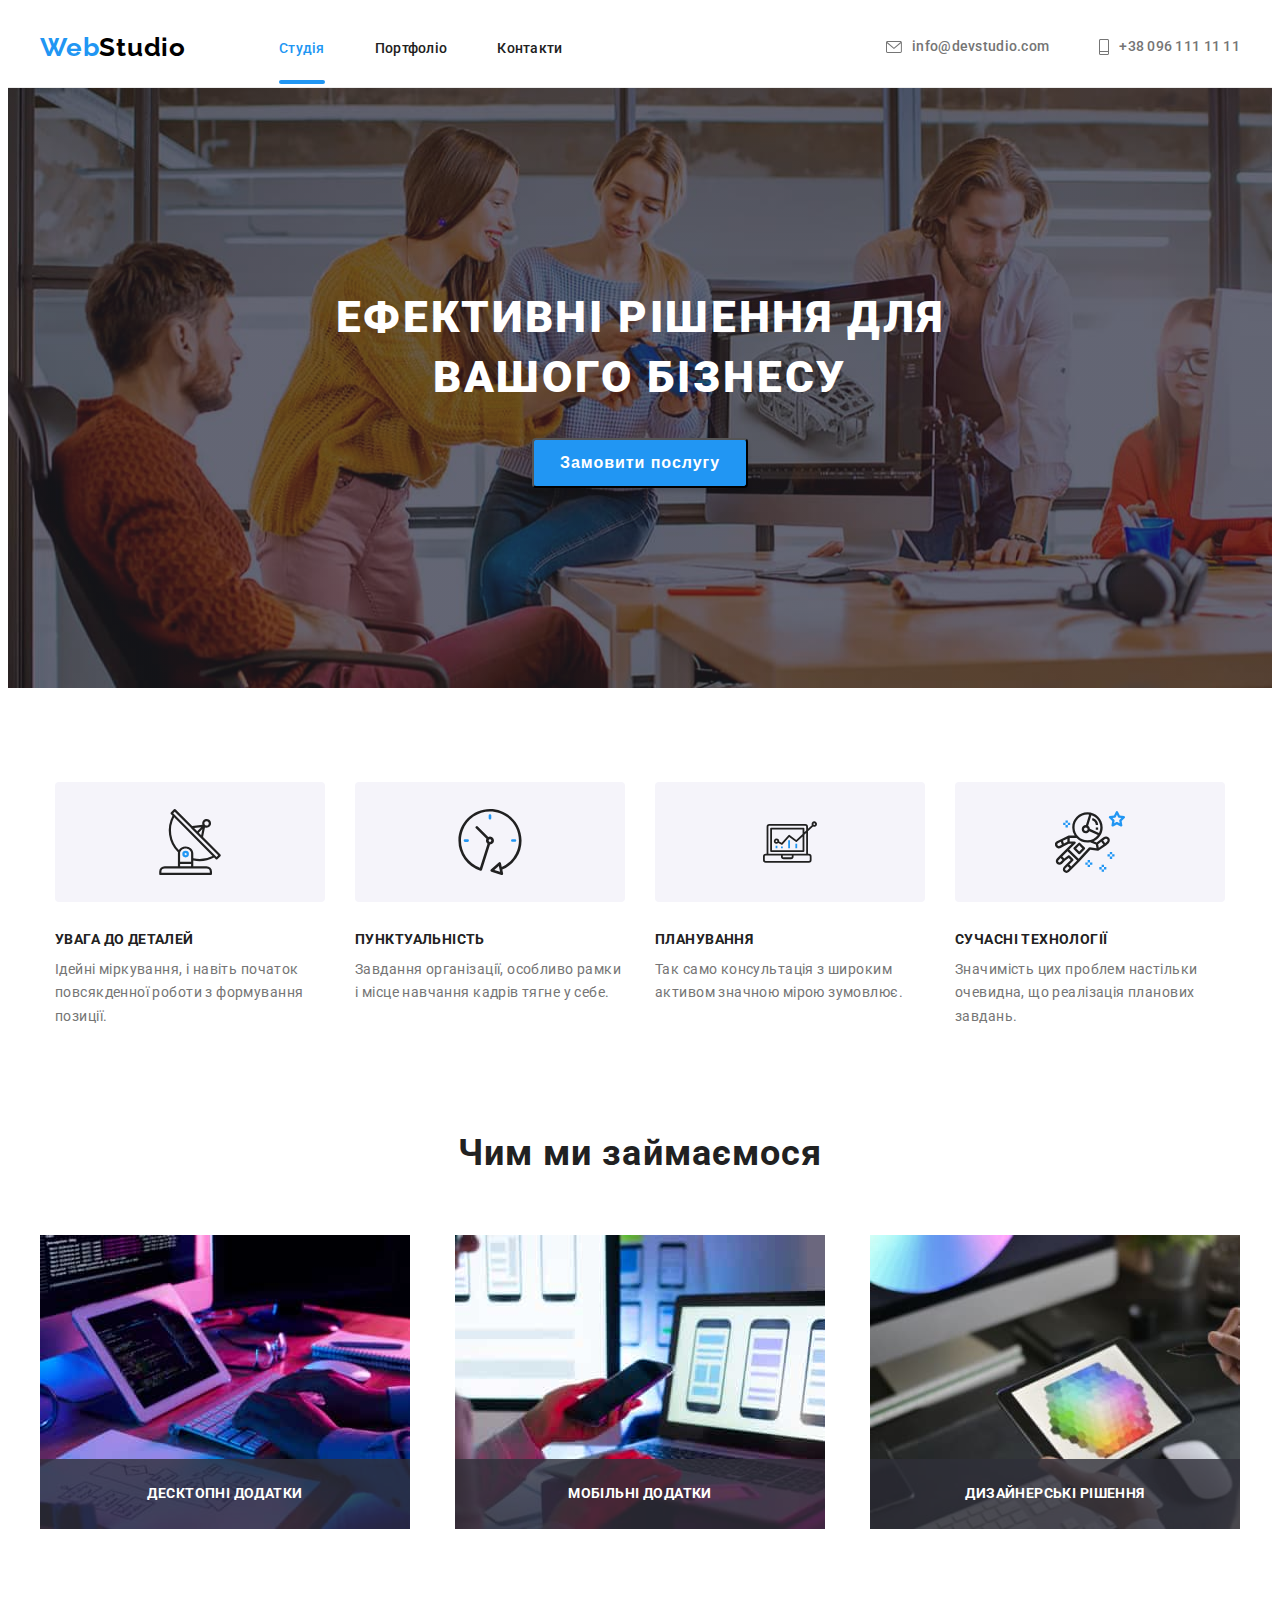
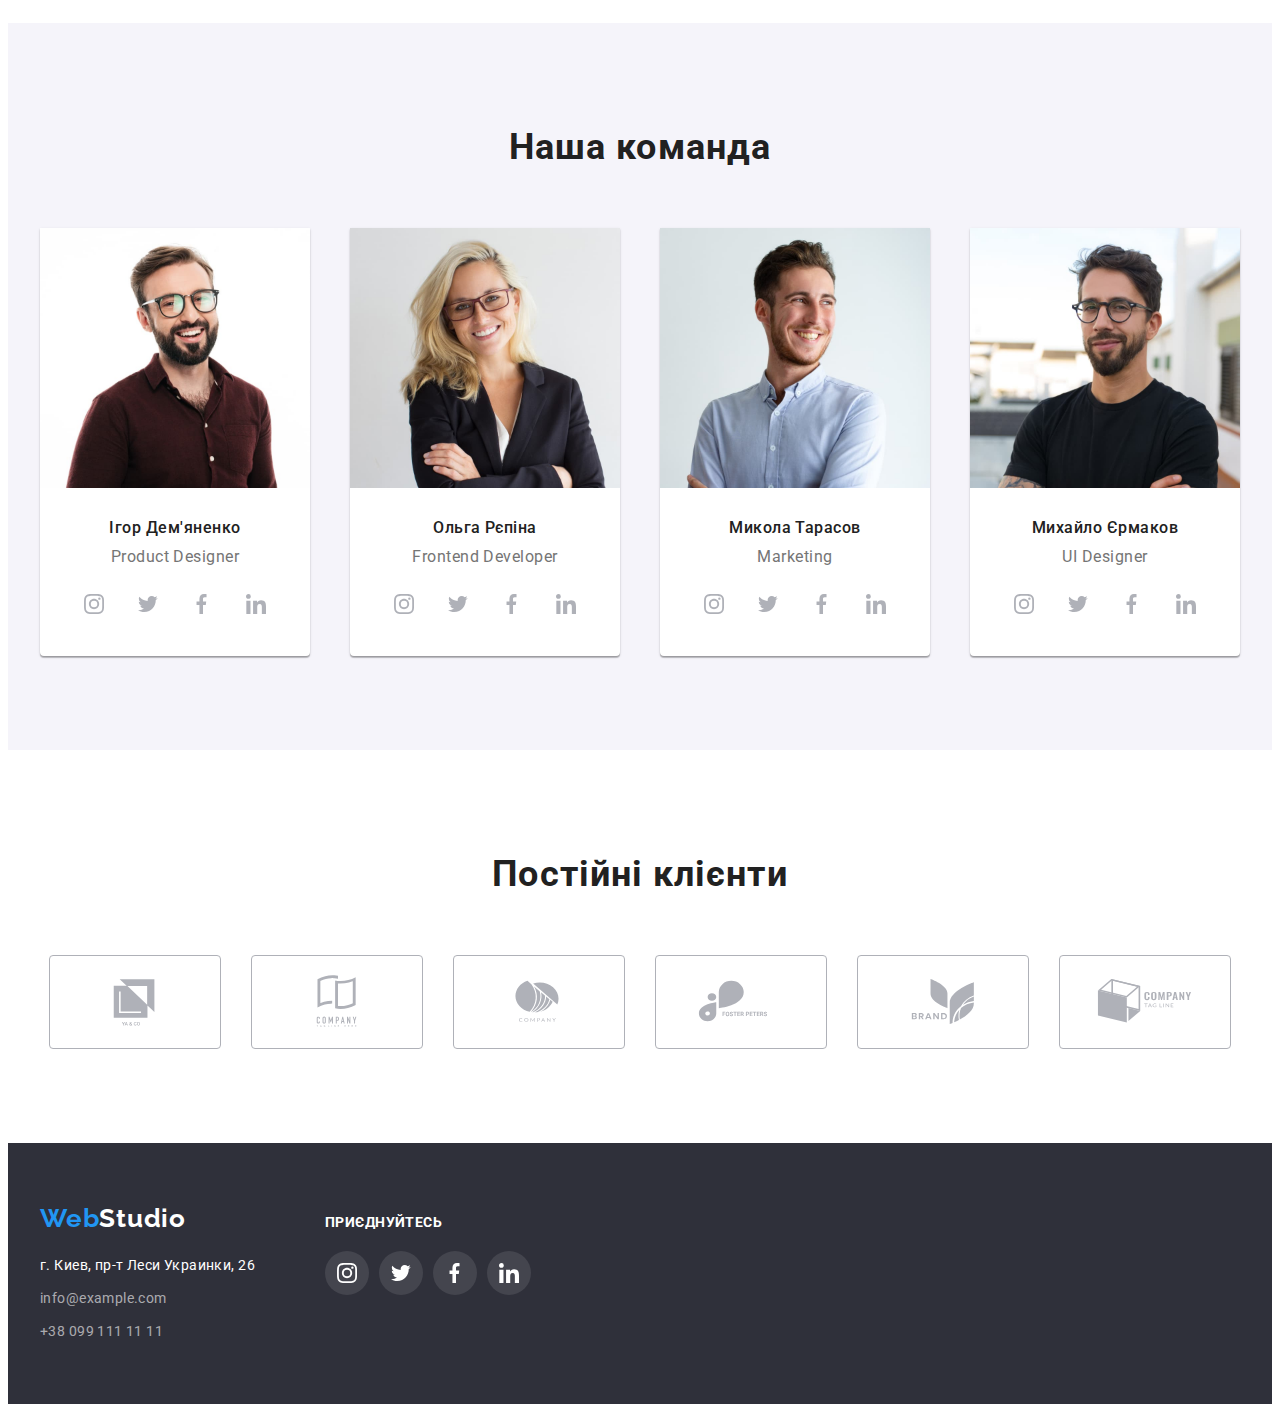
<file: index.html>
<!DOCTYPE html>
<html lang="uk">
  <head>
    <meta charset="UTF-8" />
    <meta http-equiv="X-UA-Compatible" content="IE=edge" />
    <meta name="viewport" content="width=device-width, initial-scale=1.0" />
    <title>Document</title>
    <!--For invisible titles-->
    <link rel="preconnect" href="https://fonts.googleapis.com" />
    <link rel="preconnect" href="https://fonts.gstatic.com" crossorigin />
    <!--Connect the fonts -->
    <link
      href="https://fonts.googleapis.com/css2?family=Roboto:wght@400;500;700;900&display=swap"
      rel="stylesheet"
    />
    <link rel="preconnect" href="https://fonts.googleapis.com" />
    <link rel="preconnect" href="https://fonts.gstatic.com" crossorigin />
    <link
      href="https://fonts.googleapis.com/css2?family=Raleway:wght@700&display=swap"
      rel="stylesheet"
    />
    <!-- Removes default browser settings.-->
    <link
      rel="stylesheet"
      href="https://cdnjs.cloudflare.com/ajax/libs/modern-normalize/1.1.0/modern-normalize.min.css"
      integrity="sha512-wpPYUAdjBVSE4KJnH1VR1HeZfpl1ub8YT/NKx4PuQ5NmX2tKuGu6U/JRp5y+Y8XG2tV+wKQpNHVUX03MfMFn9Q=="
      crossorigin="anonymous"
      referrerpolicy="no-referrer"
    />
    <link rel="stylesheet" href="./css/styles.css" />
  </head>
  <body>
    <header class="header">
      <div class="container header-container">
        <nav class="header-nav">
          <a href="./index.html" lang="en" class="header-link-log link"
            ><span>Web</span>Studio</a
          >

          <ul class="header-list list">
            <li class="header-item">
              <a
                href=""
                rel="noopener noreferrer nofollow"
                class="header-link link header-link-activ"
              >
                Студія
              </a>
            </li>
            <li class="header-item">
              <a
                href="./portfolio.html"
                rel="noopener noreferrer nofollow"
                class="header-link link"
              >
                Портфоліо
              </a>
            </li>
            <li class="header-item">
              <a
                href=""
                rel="noopener noreferrer nofollow"
                class="header-link link"
              >
                Контакти
              </a>
            </li>
          </ul>
        </nav>
        <ul class="heade-list list">
          <li class="heade-item">
            <a
              href="mailto:info@devstudio.com"
              class="heade-link-communication link"
            >
              <svg class="heade-icon" width="16" height="12">
                <use href="./images/icons.svg.svg#icon-mail"></use>
              </svg>
              info@devstudio.com
            </a>
          </li>
          <li class="heade-item">
            <a href="tel:+380961111111" class="heade-link-communication link">
              <svg class="heade-icon" width="10" height="16">
                <use href="./images/icons.svg.svg#icon-tel"></use>
              </svg>
              +38 096 111 11 11</a
            >
          </li>
        </ul>
      </div>
    </header>
    <main>
      <section class="slogan">
        <div class="container">
          <h1 class="slogan-text">Ефективні рішення для вашого бізнесу</h1>
          <button type="button" class="slogan-btn" data-modal-open>
            Замовити послугу
          </button>
        </div>
      </section>
      <section class="features">
        <div class="container">
          <ul class="features-list list">
            <li class="features-item">
              <div class="features-icon">
                <svg class="features-icon-svg" width="66" height="70">
                  <use href="./images/icons.svg.svg#icon-antenna"></use>
                </svg>
              </div>
              <h3 class="features-title">Увага до деталей</h3>
              <p class="features-text">
                Ідейні міркування, і навіть початок повсякденної роботи з
                формування позиції.
              </p>
            </li>

            <li class="features-item">
              <div class="features-icon">
                <svg class="features-icon-svg" width="66" height="70">
                  <use href="./images/icons.svg.svg#icon-clock"></use>
                </svg>
              </div>
              <h3 class="features-title">Пунктуальність</h3>
              <p class="features-text">
                Завдання організації, особливо рамки і місце навчання кадрів
                тягне у себе.
              </p>
            </li>

            <li class="features-item">
              <div class="features-icon">
                <svg class="features-icon-svg" width="70" height="54">
                  <use href="./images/icons.svg.svg#icon-diagram"></use>
                </svg>
              </div>
              <h3 class="features-title">Планування</h3>
              <p class="features-text">
                Так само консультація з широким активом значною мірою зумовлює.
              </p>
            </li>

            <li class="features-item">
              <div class="features-icon">
                <svg class="features-icon-svg" width="70" height="70">
                  <use href="./images/icons.svg.svg#icon-astronaut"></use>
                </svg>
              </div>
              <h3 class="features-title">Сучасні технології</h3>
              <p class="features-text">
                Значимість цих проблем настільки очевидна, що реалізація
                планових завдань.
              </p>
            </li>
          </ul>
        </div>
      </section>
      <section class="promo">
        <div class="container">
          <h2 class="promo-title">Чим ми займаємося</h2>
          <ul class="promo-list list">
            <li class="promo-item">
              <div class="promo-box">
                <img
                  src="./images/img1-1.jpg"
                  alt="вёрстка"
                  width="370"
                  class="promo-img"
                />
                <div class="promo-text-box">
                  <p class="promo-img-text">Десктопні додатки</p>
                </div>
              </div>
            </li>
            <li class="promo-item">
              <div class="promo-box">
                <img
                  src="./images/img2-1.jpg"
                  alt="дизайн"
                  width="370"
                  class="promo-img"
                />
                <div class="promo-text-box">
                  <p class="promo-img-text">Мобільні додатки</p>
                </div>
              </div>
            </li>
            <li class="promo-item">
              <div class="promo-box">
                <img
                  src="./images/img3-1.jpg"
                  alt="цвет"
                  width="370"
                  class="promo-img"
                />

                <p class="promo-img-text">Дизайнерські рішення</p>
              </div>
            </li>
          </ul>
        </div>
      </section>
      <section class="info">
        <div class="container">
          <h2 class="info-title">Наша команда</h2>
          <ul class="info-list list">
            <li class="info-item">
              <img
                src="./images/imgS1-1.jpg"
                alt="фотографія Ігор Дем'яненко"
                width="270"
                class="info-img"
              />
              <h3 class="info-name">Ігор Дем'яненко</h3>
              <p class="info-profession">Product Designer</p>
              <ul class="info-soc list">
                <li class="info-soc-item">
                  <a href="" class="info-soc-link link">
                    <svg class="info-soc-icon" width="20" height="20">
                      <use
                        href="./images/icons.svg.svg#icon-icon-instagram"
                      ></use>
                    </svg>
                  </a>
                </li>
                <li class="info-soc-item">
                  <a href="" class="info-soc-link link">
                    <svg class="info-soc-icon" width="20" height="20">
                      <use
                        href="./images/icons.svg.svg#icon-icon-twitter"
                      ></use>
                    </svg>
                  </a>
                </li>
                <li class="info-soc-item">
                  <a href="" class="info-soc-link link">
                    <svg class="info-soc-icon" width="20" height="20">
                      <use
                        href="./images/icons.svg.svg#icon-icon-facebook"
                      ></use>
                    </svg>
                  </a>
                </li>
                <li class="info-soc-item">
                  <a href="" class="info-soc-link link">
                    <svg class="info-soc-icon" width="20" height="20">
                      <use
                        href="./images/icons.svg.svg#icon-icon-linkedin"
                      ></use>
                    </svg>
                  </a>
                </li>
              </ul>
            </li>
            <li class="info-item">
              <img
                src="./images/imgS2-1.jpg"
                alt="фотографія Ольга Рєпіна"
                width="270"
                class="info-img"
              />
              <h3 class="info-name">Ольга Рєпіна</h3>
              <p class="info-profession">Frontend Developer</p>
              <ul class="info-soc list">
                <li class="info-soc-item">
                  <a href="" class="info-soc-link link">
                    <svg class="info-soc-icon" width="20" height="20">
                      <use
                        href="./images/icons.svg.svg#icon-icon-instagram"
                      ></use>
                    </svg>
                  </a>
                </li>
                <li class="info-soc-item">
                  <a href="" class="info-soc-link link">
                    <svg class="info-soc-icon" width="20" height="20">
                      <use
                        href="./images/icons.svg.svg#icon-icon-twitter"
                      ></use>
                    </svg>
                  </a>
                </li>
                <li class="info-soc-item">
                  <a href="" class="info-soc-link link">
                    <svg class="info-soc-icon" width="20" height="20">
                      <use
                        href="./images/icons.svg.svg#icon-icon-facebook"
                      ></use>
                    </svg>
                  </a>
                </li>
                <li class="info-soc-item">
                  <a href="" class="info-soc-link link">
                    <svg class="info-soc-icon" width="20" height="20">
                      <use
                        href="./images/icons.svg.svg#icon-icon-linkedin"
                      ></use>
                    </svg>
                  </a>
                </li>
              </ul>
            </li>
            <li class="info-item">
              <img
                src="./images/imgS3-1.jpg"
                alt="фотографія Микола Тарасов"
                width="270"
                class="info-img"
              />
              <h3 class="info-name">Микола Тарасов</h3>
              <p class="info-profession">Marketing</p>
              <ul class="info-soc list">
                <li class="info-soc-item">
                  <a href="" class="info-soc-link link">
                    <svg class="info-soc-icon" width="20" height="20">
                      <use
                        href="./images/icons.svg.svg#icon-icon-instagram"
                      ></use>
                    </svg>
                  </a>
                </li>
                <li class="info-soc-item">
                  <a href="" class="info-soc-link link">
                    <svg class="info-soc-icon" width="20" height="20">
                      <use
                        href="./images/icons.svg.svg#icon-icon-twitter"
                      ></use>
                    </svg>
                  </a>
                </li>
                <li class="info-soc-item">
                  <a href="" class="info-soc-link link">
                    <svg class="info-soc-icon" width="20" height="20">
                      <use
                        href="./images/icons.svg.svg#icon-icon-facebook"
                      ></use>
                    </svg>
                  </a>
                </li>
                <li class="info-soc-item">
                  <a href="" class="info-soc-link link">
                    <svg class="info-soc-icon" width="20" height="20">
                      <use
                        href="./images/icons.svg.svg#icon-icon-linkedin"
                      ></use>
                    </svg>
                  </a>
                </li>
              </ul>
            </li>
            <li class="info-item">
              <img
                src="./images/imgS4-1.jpg"
                alt="фотографія Михайло Єрмаков"
                width="270"
                class="info-img"
              />
              <h3 class="info-name">Михайло Єрмаков</h3>
              <p class="info-profession">UI Designer</p>
              <ul class="info-soc list">
                <li class="info-soc-item">
                  <a href="" class="info-soc-link link">
                    <svg class="info-soc-icon" width="20" height="20">
                      <use
                        href="./images/icons.svg.svg#icon-icon-instagram"
                      ></use>
                    </svg>
                  </a>
                </li>
                <li class="info-soc-item">
                  <a href="" class="info-soc-link link">
                    <svg class="info-soc-icon" width="20" height="20">
                      <use
                        href="./images/icons.svg.svg#icon-icon-twitter"
                      ></use>
                    </svg>
                  </a>
                </li>
                <li class="info-soc-item">
                  <a href="" class="info-soc-link link">
                    <svg class="info-soc-icon" width="20" height="20">
                      <use
                        href="./images/icons.svg.svg#icon-icon-facebook"
                      ></use>
                    </svg>
                  </a>
                </li>
                <li class="info-soc-item">
                  <a href="" class="info-soc-link link">
                    <svg class="info-soc-icon" width="20" height="20">
                      <use
                        href="./images/icons.svg.svg#icon-icon-linkedin"
                      ></use>
                    </svg>
                  </a>
                </li>
              </ul>
            </li>
          </ul>
        </div>
      </section>
      <section class="clients">
        <div class="container">
          <h2 class="clients-title">Постійні клієнти</h2>
          <ul class="clients-list list">
            <li class="clients-item">
              <a href="./index.html" class="clients-link">
                <svg class="clients-log" width="106" height="60">
                  <use href="./images/icons.svg.svg#icon-logo-yaco"></use>
                </svg>
              </a>
            </li>
            <li class="clients-item">
              <a href="./index.html" class="clients-link">
                <svg class="clients-log" width="106" height="60">
                  <use
                    href="./images/icons.svg.svg#icon-logo-taglin-here"
                  ></use>
                </svg>
              </a>
            </li>
            <li class="clients-item">
              <a href="./index.html" class="clients-link">
                <svg class="clients-log" width="106" height="60">
                  <use href="./images/icons.svg.svg#icon-logo-company"></use>
                </svg>
              </a>
            </li>
            <li class="clients-item">
              <a href="./index.html" class="clients-link"
                ><svg class="clients-log" width="106" height="60">
                  <use
                    href="./images/icons.svg.svg#icon-logo-foster-peters"
                  ></use>
                </svg>
              </a>
            </li>
            <li class="clients-item">
              <a href="./index.html" class="clients-link">
                <svg class="clients-log" width="106" height="60">
                  <use href="./images/icons.svg.svg#icon-logo-brand"></use>
                </svg>
              </a>
            </li>
            <li class="clients-item">
              <a href="./index.html" class="clients-link">
                <svg class="clients-log" width="106" height="60">
                  <use href="./images/icons.svg.svg#icon-logo-tig-line"></use>
                </svg>
              </a>
            </li>
          </ul>
        </div>
      </section>
    </main>
    <footer class="footer">
      <div class="container footer-container">
        <div class="footer-left-part">
          <a href="./index.html" lang="en" class="footer-log link">
            <span>Web</span>Studio
          </a>

          <address class="footer-address">
            <!--<divclass="footer-addr"></div>-->
            <ul class="footer-list list">
              <li class="footer-item">
                <a
                  href="https://goo.gl/maps/Vcjv57qDKh7D1HHGA"
                  class="footer-link-address link"
                >
                  г. Киев, пр-т Леси Украинки, 26
                </a>
              </li>
              <li class="footer-item">
                <a href="mailto:info@example.com" class="footer-link link">
                  info@example.com
                </a>
              </li>
              <li class="footer-item">
                <a href="tel:+380991111111" class="footer-link link">
                  +38 099 111 11 11
                </a>
              </li>
            </ul>
          </address>
        </div>
        <div class="footer-soc">
          <p class="footer-soc-text">Приєднуйтесь</p>
          <ul class="footer-soc-list list">
            <li class="footer-soc-item">
              <a href="" class="footer-soc-link link">
                <svg class="footer-soc-icon" width="20" height="20">
                  <use href="./images/icons.svg.svg#icon-icon-instagram"></use>
                </svg>
              </a>
            </li>
            <li class="footer-soc-item">
              <a href="" class="footer-soc-link link">
                <svg class="footer-soc-icon" width="20" height="20">
                  <use href="./images/icons.svg.svg#icon-icon-twitter"></use>
                </svg>
              </a>
            </li>
            <li class="footer-soc-item">
              <a href="" class="footer-soc-link link">
                <svg class="footer-soc-icon" width="20" height="20">
                  <use href="./images/icons.svg.svg#icon-icon-facebook"></use>
                </svg>
              </a>
            </li>
            <li class="footer-soc-item">
              <a href="" class="footer-soc-link link">
                <svg class="footer-soc-icon" width="20" height="20">
                  <use href="./images/icons.svg.svg#icon-icon-linkedin"></use>
                </svg>
              </a>
            </li>
          </ul>
        </div>
      </div>
    </footer>
    <div class="backdrop is-hidden" data-modal>
      <div class="modal">
        <button type="button" class="modal-close" data-modal-close>
          <!--<svg class="modal-clos-icon"-->

          <svg
            width="30"
            height="30"
            fill="none"
            xmlns="http://www.w3.org/2000/svg"
          >
            <circle cx="15" cy="15" r="15" fill="#fff" />
            <circle
              cx="15"
              cy="15"
              r="14.5"
              stroke="#000"
              stroke-opacity=".1"
            />
            <path
              d="M21 10.108 19.892 9 15.5 13.392 11.108 9 10 10.108l4.392 4.392L10 18.892 11.108 20l4.392-4.392L19.892 20 21 18.892 16.608 14.5 21 10.108Z"
              fill="#000"
            />
          </svg>

          <!-- <use href="./images/close(1).svg"></use>
          </svg>-->
        </button>
        <p class="modal-title">Залиште свої дані, ми вам передзвонимо</p>
        <form>
          <input type="text" />
        </form>
      </div>
    </div>
    <script src="./js/modal.js"></script>
  </body>
</html>
</file>
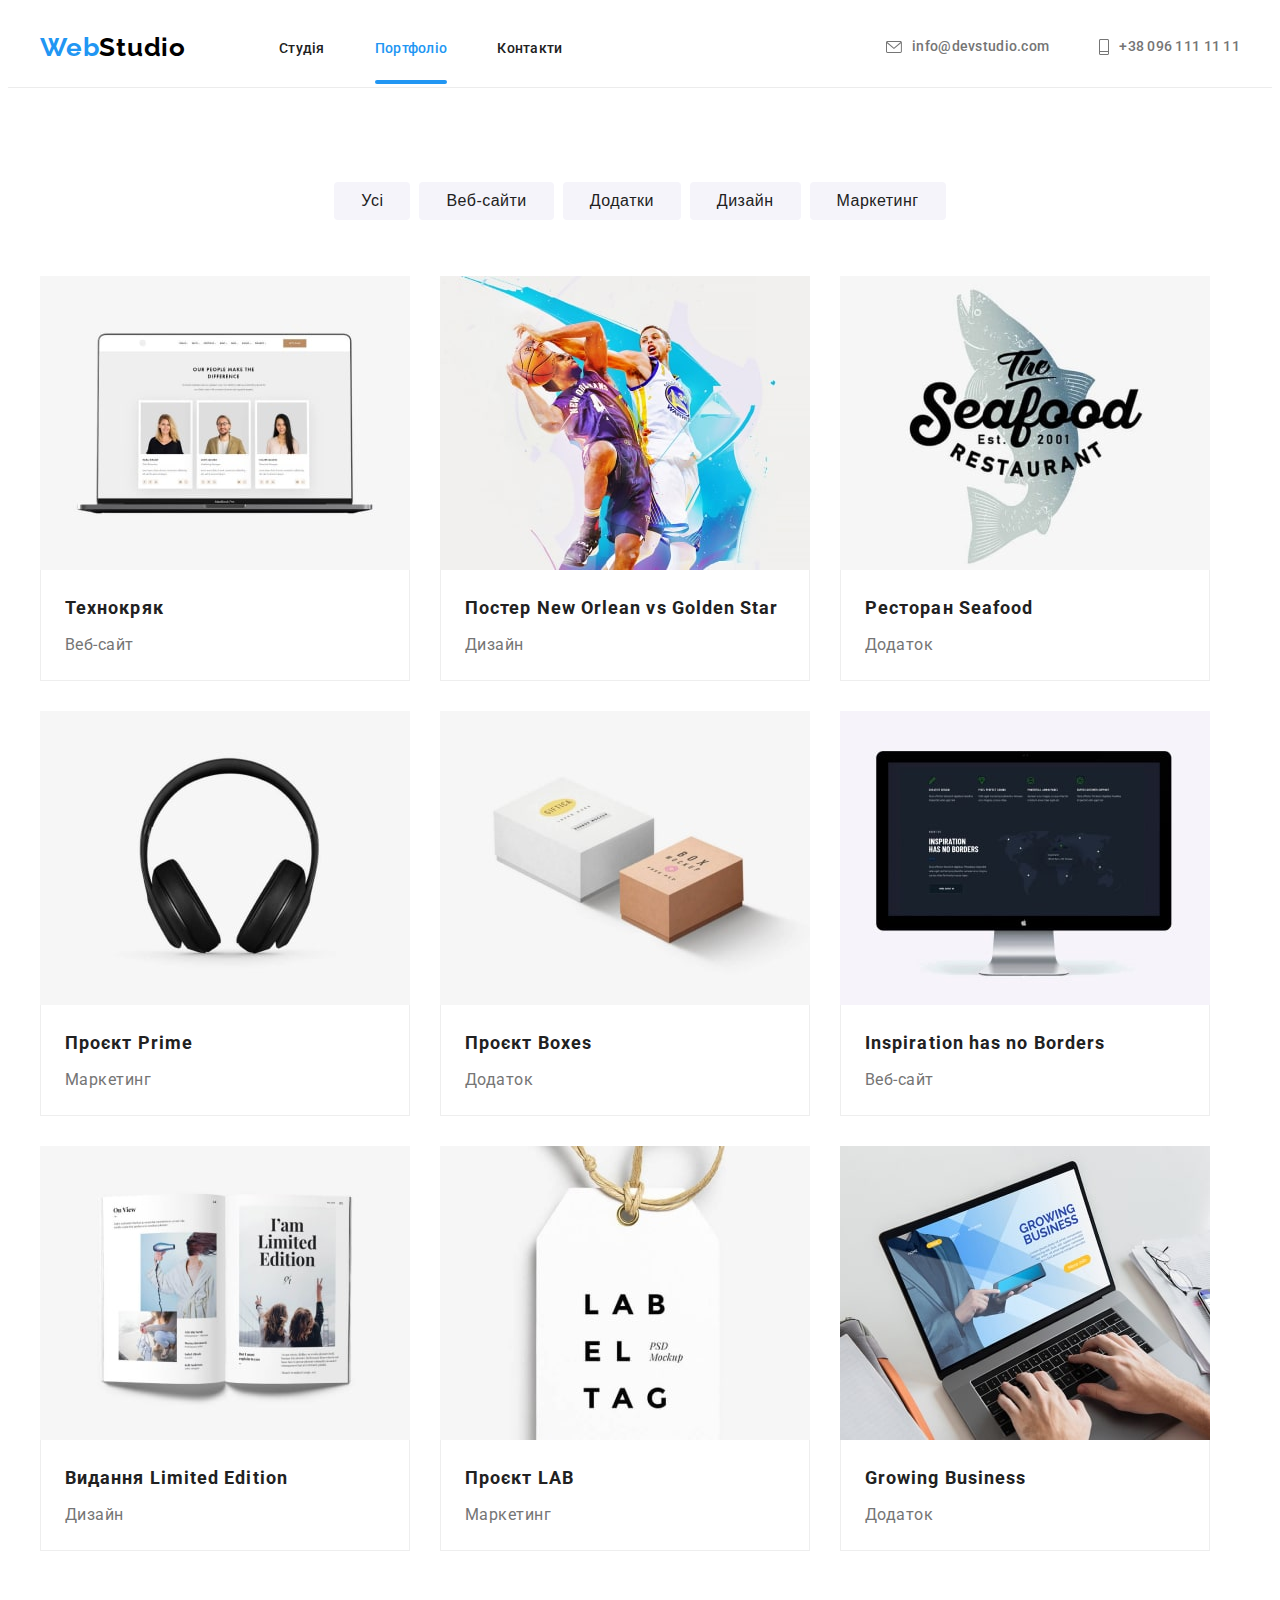
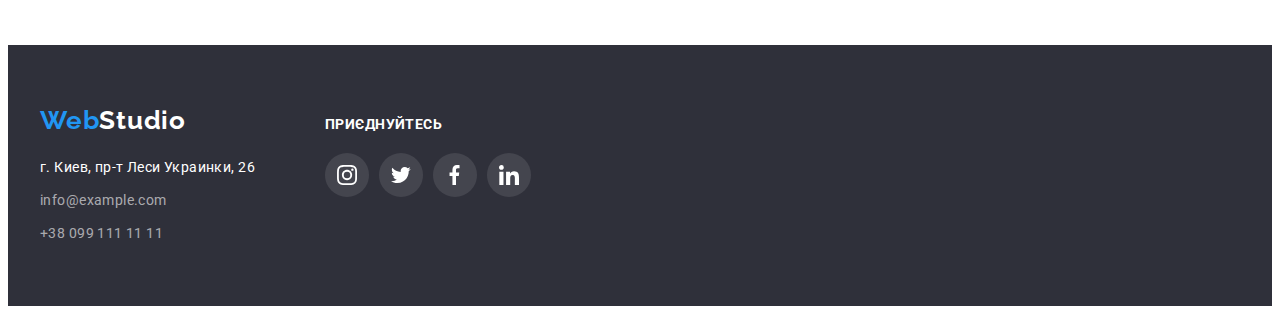
<file: portfolio.html>
<!DOCTYPE html>
<html lang="uk">
  <head>
    <meta charset="UTF-8" />
    <meta http-equiv="X-UA-Compatible" content="IE=edge" />
    <meta name="viewport" content="width=device-width, initial-scale=1.0" />
    <title>Портфолио</title>
    <!--For invisible titles-->
    <link rel="preconnect" href="https://fonts.googleapis.com" />
    <link rel="preconnect" href="https://fonts.gstatic.com" crossorigin />
    <!--Connect the fonts -->
    <link
      href="https://fonts.googleapis.com/css2?family=Roboto:wght@400;500;700;900&display=swap"
      rel="stylesheet"
    />
    <link rel="preconnect" href="https://fonts.googleapis.com" />
    <link rel="preconnect" href="https://fonts.gstatic.com" crossorigin />
    <link
      href="https://fonts.googleapis.com/css2?family=Raleway:wght@700&display=swap"
      rel="stylesheet"
    />
    <!-- Removes default browser settings.-->
    <link
      rel="stylesheet"
      href="https://cdnjs.cloudflare.com/ajax/libs/modern-normalize/1.1.0/modern-normalize.min.css"
      integrity="sha512-wpPYUAdjBVSE4KJnH1VR1HeZfpl1ub8YT/NKx4PuQ5NmX2tKuGu6U/JRp5y+Y8XG2tV+wKQpNHVUX03MfMFn9Q=="
      crossorigin="anonymous"
      referrerpolicy="no-referrer"
    />
    <link rel="stylesheet" href="./css/styles.css" />
  </head>
  <body>
    <header class="header">
      <div class="container header-container">
        <nav class="header-nav">
          <a href="./index.html" lang="en" class="header-link-log link"
            ><span>Web</span>Studio</a
          >

          <ul class="header-list list">
            <li class="header-item">
              <a
                href="./index.html"
                rel="noopener noreferrer nofollow"
                class="header-link link"
              >
                Студія
              </a>
            </li>
            <li class="header-item">
              <a
                href="./portfolio.html"
                rel="noopener noreferrer nofollow"
                class="header-link link header-link-activ"
              >
                Портфоліо
              </a>
            </li>
            <li class="header-item">
              <a
                href=""
                rel="noopener noreferrer nofollow"
                class="header-link link"
              >
                Контакти
              </a>
            </li>
          </ul>
        </nav>
        <ul class="heade-list list">
          <li class="heade-item">
            <a
              href="mailto:info@devstudio.com"
              class="heade-link-communication link"
            >
              <svg class="heade-icon" width="16" height="12">
                <use href="./images/icons.svg.svg#icon-mail"></use></svg
              >info@devstudio.com
            </a>
          </li>
          <li class="heade-item">
            <a href="tel:+380961111111" class="heade-link-communication link">
              <svg class="heade-icon" width="10" height="16">
                <use href="./images/icons.svg.svg#icon-tel"></use></svg
              >+38 096 111 11 11</a
            >
          </li>
        </ul>
      </div>
    </header>
    <main>
      <section class="filter">
        <div class="container">
          <h2 class="visually-hidden">Меню рабіт</h2>
          <ul class="filter-list list">
            <li class="filter-item">
              <button type="button" class="filter-btn">Усі</button>
            </li>
            <li class="filter-item">
              <button type="button" class="filter-btn">Веб-сайти</button>
            </li>
            <li class="filter-item">
              <button type="button" class="filter-btn">Додатки</button>
            </li>
            <li class="filter-item">
              <button type="button" class="filter-btn">Дизайн</button>
            </li>
            <li class="filter-item">
              <button type="button" class="filter-btn">Маркетинг</button>
            </li>
          </ul>

          <ul class="product-list list">
            <li class="product-item">
              <a href="" class="product-link">
                <div class="product-box-size">
                  <img
                    src="./images/imgP1-min.jpg"
                    alt="фотографія веб-сайта"
                    width="370"
                    class="product-img"
                  />
                  <p class="product-text">
                    Ресурс пропонує комплексні пропозиції з різним рівнем
                    функціоналу та сервісів. Все це дозволить відвідувачу
                    отримати вичерпні відомості про компанію чи приватну особу.
                  </p>
                </div>
                <div class="product">
                  <h3 class="product-name">Технокряк</h3>
                  <p class="product-specialization">Веб-сайт</p>
                </div>
              </a>
            </li>
            <li class="product-item">
              <a href="" class="product-link">
                <div class="product-box-size">
                  <img
                    src="./images/imgP2-min.jpg"
                    alt="фотографія дизайна"
                    width="370"
                    class="product-img"
                  />
                  <p class="product-text">
                    Ресурс пропонує комплексні пропозиції з різним рівнем
                    функціоналу та сервісів. Все це дозволить відвідувачу
                    отримати вичерпні відомості про компанію чи приватну особу.
                  </p>
                </div>
                <div class="product">
                  <h3 class="product-name">Постер New Orlean vs Golden Star</h3>
                  <p class="product-specialization">Дизайн</p>
                </div>
              </a>
            </li>
            <li class="product-item">
              <a href="" class="product-link">
                <div class="product-box-size">
                  <img
                    src="./images/imgP3-min.jpg"
                    alt="фотографія Додатка"
                    width="370"
                    class="product-img"
                  />
                  <p class="product-text">
                    Ресурс пропонує комплексні пропозиції з різним рівнем
                    функціоналу та сервісів. Все це дозволить відвідувачу
                    отримати вичерпні відомості про компанію чи приватну особу.
                  </p>
                </div>
                <div class="product">
                  <h3 class="product-name">Ресторан Seafood</h3>
                  <p class="product-specialization">Додаток</p>
                </div>
              </a>
            </li>
            <li class="product-item">
              <a href="" class="product-link">
                <div class="product-box-size">
                  <img
                    src="./images/imgP4-min.jpg"
                    alt="фотографія маркетинга"
                    width="370"
                    class="product-img"
                  />
                  <p class="product-text">
                    Ресурс пропонує комплексні пропозиції з різним рівнем
                    функціоналу та сервісів. Все це дозволить відвідувачу
                    отримати вичерпні відомості про компанію чи приватну особу.
                  </p>
                </div>
                <div class="product">
                  <h3 class="product-name">Проєкт Prime</h3>
                  <p class="product-specialization">Маркетинг</p>
                </div>
              </a>
            </li>
            <li class="product-item">
              <a href="" class="product-link">
                <div class="product-box-size">
                  <img
                    src="./images/imgP5-min.jpg"
                    alt="фотографія додатка 2"
                    width="370"
                    class="product-img"
                  />
                  <p class="product-text">
                    Ресурс пропонує комплексні пропозиції з різним рівнем
                    функціоналу та сервісів. Все це дозволить відвідувачу
                    отримати вичерпні відомості про компанію чи приватну особу.
                  </p>
                </div>
                <div class="product">
                  <h3 class="product-name">Проєкт Boxes</h3>
                  <p class="product-specialization">Додаток</p>
                </div>
              </a>
            </li>
            <li class="product-item">
              <a href="" class="product-link">
                <div class="product-box-size">
                  <img
                    src="./images/imgP6-min.jpg"
                    alt="фотографія веб-сайта 2"
                    width="370"
                    class="product-img"
                  />
                  <p class="product-text">
                    Ресурс пропонує комплексні пропозиції з різним рівнем
                    функціоналу та сервісів. Все це дозволить відвідувачу
                    отримати вичерпні відомості про компанію чи приватну особу.
                  </p>
                </div>
                <div class="product">
                  <h3 class="product-name">Inspiration has no Borders</h3>
                  <p class="product-specialization">Веб-сайт</p>
                </div>
              </a>
            </li>
            <li class="product-item">
              <a href="" class="product-link">
                <div class="product-box-size">
                  <img
                    src="./images/imgP7-min.jpg"
                    alt="фотографія дизайна 2"
                    width="370"
                    class="product-img"
                  />
                  <p class="product-text">
                    Ресурс пропонує комплексні пропозиції з різним рівнем
                    функціоналу та сервісів. Все це дозволить відвідувачу
                    отримати вичерпні відомості про компанію чи приватну особу.
                  </p>
                </div>
                <div class="product">
                  <h3 class="product-name">Видання Limited Edition</h3>
                  <p class="product-specialization">Дизайн</p>
                </div>
              </a>
            </li>
            <li class="product-item">
              <a href="" class="product-link">
                <div class="product-box-size">
                  <img
                    src="./images/imgP8-min.jpg"
                    alt="фотографія маркетинга 2"
                    width="370"
                    class="product-img"
                  />
                  <p class="product-text">
                    Ресурс пропонує комплексні пропозиції з різним рівнем
                    функціоналу та сервісів. Все це дозволить відвідувачу
                    отримати вичерпні відомості про компанію чи приватну особу.
                  </p>
                </div>
                <div class="product">
                  <h3 class="product-name">Проєкт LAB</h3>
                  <p class="product-specialization">Маркетинг</p>
                </div>
              </a>
            </li>
            <li class="product-item">
              <a href="" class="product-link">
                <div class="product-box-size">
                  <img
                    src="./images/imgP9-min.jpg"
                    alt="фотографія додатка 2"
                    width="370"
                    class="product-img"
                  />
                  <p class="product-text">
                    Ресурс пропонує комплексні пропозиції з різним рівнем
                    функціоналу та сервісів. Все це дозволить відвідувачу
                    отримати вичерпні відомості про компанію чи приватну особу.
                  </p>
                </div>
                <div class="product">
                  <h3 class="product-name">Growing Business</h3>
                  <p class="product-specialization">Додаток</p>
                </div>
              </a>
            </li>
          </ul>
        </div>
      </section>
    </main>
    <footer class="footer">
      <div class="container footer-container">
        <div class="footer-left-part">
          <a href="./index.html" lang="en" class="footer-log link"
            ><span>Web</span>Studio</a
          >

          <address class="footer-address">
            <!--<divclass="footer-addr"></div>-->
            <ul class="footer-list list">
              <li class="footer-item">
                <a
                  href="https://goo.gl/maps/Vcjv57qDKh7D1HHGA"
                  class="footer-link-address link"
                  >г. Киев, пр-т Леси Украинки, 26
                </a>
              </li>
              <li class="footer-item">
                <a href="mailto:info@example.com" class="footer-link link">
                  info@example.com</a
                >
              </li>
              <li class="footer-item">
                <a href="tel:+380991111111" class="footer-link link"
                  >+38 099 111 11 11</a
                >
              </li>
            </ul>
          </address>
        </div>
        <div class="footer-soc">
          <p class="footer-soc-text">Приєднуйтесь</p>
          <ul class="footer-soc-list list">
            <li class="footer-soc-item">
              <a href="" class="footer-soc-link link">
                <svg class="footer-soc-icon" width="20" height="20">
                  <use href="./images/icons.svg.svg#icon-icon-instagram"></use>
                </svg>
              </a>
            </li>
            <li class="footer-soc-item">
              <a href="" class="footer-soc-link link">
                <svg class="footer-soc-icon" width="20" height="20">
                  <use href="./images/icons.svg.svg#icon-icon-twitter"></use>
                </svg>
              </a>
            </li>
            <li class="footer-soc-item">
              <a href="" class="footer-soc-link link">
                <svg class="footer-soc-icon" width="20" height="20">
                  <use href="./images/icons.svg.svg#icon-icon-facebook"></use>
                </svg>
              </a>
            </li>
            <li class="footer-soc-item">
              <a href="" class="footer-soc-link link">
                <svg class="footer-soc-icon" width="20" height="20">
                  <use href="./images/icons.svg.svg#icon-icon-linkedin"></use>
                </svg>
              </a>
            </li>
          </ul>
        </div>
      </div>
    </footer>
  </body>
</html>
</file>
<file: css/styles.css>
/*Definition of variables*/
:root {
  --main-text-color: #212121;
  --second-text-color: #757575;
  --main-btn-color: #ffffff;
  --second-btn-color: #2196f3;
  --accent-color: #2196f3;
  --main-accent-color: #ffffff;
  --s-second-text-color: #ffffff;
  --animation-time: 250ms;
  --animation-function: cubic-bezier(0.4, 0, 0.2, 1);
}
/*a {
  text-decoration: none;
}*/
/*Removes default browser settings.*/
p,
h1,
h2,
h3,
h4,
h5,
h6 {
  margin: 0;
}
ul {
  margin: 0;
  padding-left: 0;
}
button {
  cursor: pointer;
}

address {
  font-style: normal;
}

img {
  display: block;
}

body {
  max-width: 1600px;
  font-family: "Roboto", sans-serif;
}
.list {
  list-style: none;
}

.link {
  text-decoration: none;
}
/*For invisible titles*/

.footer-address {
  font-style: normal;
}
.container {
  width: 1200px;
  padding-left: 15px;
  padding-right: 15px;
  margin-left: auto;
  margin-right: auto;
  /*outline: 2px solid red;*/
}
.visually-hidden {
  position: absolute;
  white-space: nowrap;
  width: 1px;
  height: 1px;
  overflow: hidden;
  border: 0;
  padding: 0;
  clip: rect(0 0 0 0);
  clip-path: inset(50%);
  margin: -1px;
}
/* --------------HEADER ------------*/
.header {
  background-color: white;
  padding-top: 24px;
  padding-bottom: 24px;
  border-bottom: 1px solid #ececec;
}
.header-container {
  display: flex;
  align-items: center;
}
.header-nav {
  display: flex;
  align-items: center;
}
.header-list {
  display: flex;
}
.heade-list {
  display: flex;
  margin-left: auto;
}
.header-item:not(:last-child) {
  margin-right: 50px;
}
.heade-item:not(:last-child) {
  margin-right: 50px;
}
.header-link-log {
  transition-duration: var(--animation-time);
  transition-property: transform;
  transition-timing-function: var(--animation-function);

  display: inline-block;
  margin-right: 93px;

  font-family: "Raleway", sans-serif;
  font-weight: 700;
  font-size: 26px;
  line-height: 1.19;
  letter-spacing: 0.03em;
  color: #000000;
}
.header-link-log:hover {
  transform: scale(1.1);
}

.header-link-log span {
  color: #2196f3;
}

.header-link {
  transition-duration: var(--animation-time);
  transition-property: color;
  transition-timing-function: var(--animation-function);

  font-weight: 500;
  font-size: 14px;
  line-height: 1.14;
  letter-spacing: 0.02em;
  color: var(--main-text-color);
  /*color: var(--accent-color);*/
  position: relative;
}

.header-link:hover,
.header-link:focus {
  color: var(--accent-color);
}

.header-link::after {
  content: "";
  transition-duration: var(--animation-time);
  transition-property: opacity;
  transition-timing-function: var(--animation-function);

  /*opacity: 0;*/
  position: absolute;
  left: 0px;
  bottom: -28px;
  display: inline-block;
  background-color: var(--accent-color);
  height: 4px;
  width: 100%;
  border-radius: 2px;
}
.header-link::after {
  opacity: 0;
}

.header-link-activ {
  color: var(--accent-color);
}
.header-link-activ::after {
  opacity: 1;
}
.header-link:hover::after {
  opacity: 1;
}
/*.header-link-activ::after {
  content: "";
  transition-duration: var(--animation-time);
  transition-property: opacity;
  transition-timing-function: var(--animation-function);

 
  position: absolute;
  left: 0px;
  bottom: -28px;
  display: inline-block;
  background-color: var(--accent-color);
  height: 4px;
  width: 100%;
  border-radius: 2px;
  opacity: 1;
}*/

.heade-link-communication {
  transition-duration: var(--animation-time);
  transition-property: color;
  transition-timing-function: var(--animation-function);

  font-weight: 500;
  font-size: 14px;
  line-height: 1.14;
  letter-spacing: 0.02em;
  color: var(--second-text-color);
  display: flex;
  align-items: center;
}
.heade-link-communication:hover {
  color: var(--accent-color);
}

.heade-link-communication:focus {
  color: var(--accent-color);
}
.heade-icon {
  margin-right: 10px;
  fill: currentColor;
}

/*outline: 2px solid red;*/

/* --------------SLOGAN ------------*/
.slogan {
  display: block;
  background-color: #c4c4c4;
  background-image: linear-gradient(
      rgba(47, 48, 58, 0.4),
      rgba(47, 48, 58, 0.4)
    ),
    url(../images/FonSlogan.jpg);
  padding-top: 200px;
  padding-bottom: 200px;
  background-repeat: no-repeat;
  /*padding: 200px 455px 210px 455px;*/
}
.slogan-text {
  font-weight: 900;
  font-size: 44px;
  line-height: 1.36;
  letter-spacing: 0.06em;
  text-transform: uppercase;
  text-align: center;
  color: #ffffff;
  max-width: 626px;
  margin-left: auto;
  margin-right: auto;
  margin-bottom: 30px;
}
.slogan-btn {
  transition-duration: var(--animation-time);
  transition-property: opacity;
  transition-timing-function: var(--animation-function);

  background: var(--second-btn-color);
  font-weight: 700;
  font-size: 16px;
  line-height: 1.88;
  letter-spacing: 0.06em;
  color: var(--main-btn-color);

  display: block;
  margin: 0 auto;
  width: 216px;
  height: 50px;

  box-shadow: 0px 4px 4px rgba(0, 0, 0, 0.15);
  border-radius: 4px;
}
.slogan-btn:hover {
  /*background: #b808fa;*/
  opacity: 0.9;
  /*cursor: pointer;*/
}
/* --------------FEATURES ------------*/
.features {
  padding-top: 94px;
  padding-bottom: 94px;
}
.features-list {
  display: flex;
}

.features-item {
  width: 270px;
}
.features-item:not(:last-child) {
  margin-right: 30px;
}
.features-item:first-child {
  margin-left: auto;
}
.features-item:last-child {
  margin-right: auto;
}
.features-icon {
  /* display: block;*/
  /*------------------------*/
  display: flex;
  justify-content: center;
  align-items: center;
  background: #f5f4fa;
  border-radius: 4px;
  width: 270px;
  height: 120px;
  /*outline: 2px solid rgb(190, 16, 16);*/
  margin-bottom: 30px;
}

.features-title {
  font-weight: 700;
  font-size: 14px;
  line-height: 1.14;
  letter-spacing: 0.03em;
  text-transform: uppercase;
  color: var(--main-text-color);
  margin-bottom: 10px;
}
.features-text {
  font-weight: 400;
  font-size: 14px;
  line-height: 1.71;
  letter-spacing: 0.03em;
  color: var(--second-text-color);
}
/* --------------PROMO ------------*/
.promo {
  padding-bottom: 94px;
}
.container {
  position: relative;
}
.promo-title {
  /* position: absolute;
  top: 50%;
  left: 50%;
  transform: translate(-50%, -50%);
  /* background-color: #fff;*/
  font-weight: 700;
  font-size: 36px;
  line-height: 1.7;
  text-align: center;
  letter-spacing: 0.03em;
  color: var(--main-text-color);
  margin-bottom: 50px;
  z-index: 1;
  opacity: 1;
}
.promo-list {
  display: flex;
  justify-content: space-between;
}

.promo-item {
  z-index: 0;
}
.promo-box {
  position: relative;
}
.promo-img {
  display: block;
  max-width: 100%;
  height: auto;
}
.promo-img-text {
  position: absolute;
  bottom: 0px;

  background: rgba(47, 48, 58, 0.8);
  height: 70px;
  width: 100%;
  display: flex;
  align-items: center;
  justify-content: center;

  font-weight: 700;
  font-size: 14px;
  line-height: 1.14;
  text-align: center;
  letter-spacing: 0.03em;
  text-transform: uppercase;
  color: #ffffff;
}
/* --------------INFO ------------*/
.info {
  background: #f5f4fa;
  padding: 94px 0;
}

.info-title {
  font-weight: 700;
  font-size: 36px;
  line-height: 1.7;
  text-align: center;
  letter-spacing: 0.03em;
  color: var(--main-text-color);
  margin-bottom: 50px;
}
.info-list {
  display: flex;
  justify-content: space-between;
}
.info-item {
  text-align: center;
  width: 270px;
  box-shadow: 0px 1px 3px rgba(0, 0, 0, 0.12), 0px 1px 1px rgba(0, 0, 0, 0.14),
    0px 2px 1px rgba(0, 0, 0, 0.2);
  border-radius: 0px 0px 4px 4px;
  background: #ffffff;
}

.info-img {
  display: block;
  max-width: 100%;
  height: auto;
}
.info-name {
  font-weight: 500;
  font-size: 16px;
  line-height: 1.19;
  /*text-align: center;*/
  letter-spacing: 0.03em;
  color: var(--main-text-color);
  padding-top: 30px;
  margin-bottom: 10px;
  /*width: 270px;*/
}

.info-profession {
  font-weight: 400;
  font-size: 16px;
  line-height: 1.19;
  letter-spacing: 0.03em;
  color: var(--second-text-color);
  margin-bottom: 16px;
}
.info-soc {
  display: flex;
  justify-content: center;
  gap: 10px;
  padding-bottom: 30px;
}

.info-soc-link {
  transition-duration: var(--animation-time);
  transition-property: fill, background-color;
  transition-timing-function: var(--animation-function);
  width: 44px;
  height: 44px;
  border-radius: 50%;
  /*background-color: red;*/
  display: flex;
  align-items: center;
  justify-content: center;
  fill: #afb1b8;
}
/*.info-soc-icon {
  outline: 2px solid black;
} */
.info-soc-link:hover,
.info-soc-link:focus {
  fill: var(--main-accent-color);
  background-color: var(--accent-color);
}
/* --------------CLIENTS ------------*/
.clients {
  background: #ffffff; /*#f5f5f5;*/
  padding: 94px 0 94px 0;
}

.clients-title {
  font-weight: 700;
  font-size: 36px;
  line-height: 1.7;
  text-align: center;
  letter-spacing: 0.03em;
  color: var(--main-text-color);
  margin-bottom: 50px;
}
.clients-list {
  display: flex;
  justify-content: center;
  gap: 30px;
}
/*.clients-item {
  border: 1px solid #afb1b8;
  border-radius: 4px;
 
}*/
.clients-link {
  transition-duration: var(--animation-time);
  transition-property: fill, border-color;
  transition-timing-function: var(--animation-function);

  width: 170px;
  height: 92px;
  border: 1px solid #afb1b8;

  display: flex;
  align-items: center;
  justify-content: center;
  fill: #afb1b8;
  border: 1px solid #afb1b8;
  border-radius: 4px;
}
.clients-link:hover {
  fill: var(--accent-color);
  /*border: var(--accent-color);*/
  border-color: var(--accent-color);
}
.clients-link:focus {
  fill: var(--accent-color);
}

/* --------------FOUTER ------------*/

.footer {
  background: #2f303a;
  padding: 60px 0px;
}
.footer-container {
  display: flex;
}
.footer-left-part {
  margin-right: 70px;
}
.footer-log {
  transition-duration: 250ms;
  transition-property: transform;
  transition-timing-function: cubic-bezier(0.4, 0, 0.2, 1);

  display: inline-block;
  font-family: "Raleway", sans-serif;
  font-weight: 700;
  font-size: 26px;
  line-height: 1.19;
  letter-spacing: 0.03em;
  color: var(--s-second-text-color);
  margin-bottom: 20px;
}
.footer-log:hover {
  transform: scale(1.1);
}

.footer-log span {
  color: #2196f3;
}

.footer-item:not(:last-child) {
  margin-bottom: 9px;
}

.footer-link-address {
  transition-property: color;
  transition-duration: var(--animation-time);
  transition-timing-function: var(--animation-function);

  font-weight: 400;
  font-size: 14px;
  line-height: 1.71;
  letter-spacing: 0.03em;
  color: var(--s-second-text-color);
}
/*.footer-link-address::after {
  content: "    ";
}*/
.footer-link {
  transition-property: color;
  transition-duration: var(--animation-time);
  transition-timing-function: var(--animation-function);

  font-style: normal;
  font-weight: 400;
  font-size: 14px;
  line-height: 1.71;
  letter-spacing: 0.03em;
  color: rgba(255, 255, 255, 0.6);
}

.footer-link-address:hover,
.footer-link-address:focus {
  color: var(--accent-color);
}
.footer-link:hover,
.footer-link:focus {
  color: var(--accent-color);
}
.footer-soc {
  max-width: 206px;
  padding-top: 12px;
}
.footer-soc-text {
  font-style: normal;
  font-weight: 700;
  font-size: 14px;
  line-height: 1.14;
  letter-spacing: 0.03em;
  text-transform: uppercase;
  color: var(--s-second-text-color);
  margin-bottom: 20px;
}

.footer-soc-list {
  display: flex;
  justify-content: center;
  gap: 10px;
}
.footer-soc-item {
  display: block;
}
.footer-soc-link {
  transition-duration: var(--animation-time);
  transition-property: background-color;
  transition-timing-function: var(--animation-function);

  display: flex;
  align-items: center;
  justify-content: center;
  width: 44px;
  height: 44px;
  border-radius: 50%;
  fill: var(--main-accent-color);
  background: rgba(255, 255, 255, 0.1);
}

/*.info-soc-icon {
  outline: 2px solid black;
} */
.footer-soc-link:hover,
.footer-soc-link:focus {
  /* fill: var(--main-accent-color);*/
  background-color: var(--accent-color);
}

/* --------------PAGE-PORTFOLIO ------------*/

/* --------------FILTER ------------*/
.filter {
  padding: 94px 0px;
}
.filter-list {
  display: flex;
  justify-content: center;
  margin-bottom: 56px;
}

.filter-item:not(:last-child) {
  margin-right: 9px;
}
.filter-btn {
  transition-duration: var(--animation-time);
  transition-property: background-color, color, box-shadow;
  transition-timing-function: var(--animation-function);
  padding: 6px 27px;

  font-weight: 500;
  font-size: 16px;
  line-height: 1.62;
  letter-spacing: 0.03em;
  color: var(--main-text-color);
  background: #f5f4fa;
  border-radius: 4px;
  border: transparent;
  /*cursor: pointer;*/
}
.filter-btn:hover {
  background-color: var(--second-btn-color);
  color: #ffffff;
  box-shadow: 0px 3px 1px rgba(0, 0, 0, 0.1), 0px 1px 2px rgba(0, 0, 0, 0.08),
    0px 2px 2px rgba(0, 0, 0, 0.12);
  /*border-radius: 4px;*/
}

/* --------------PRODUCT ------------*/
.product-list {
  display: flex;
  flex-wrap: wrap;
  gap: 30px;
}

.product-item {
  /*width: calc((100%-60px) / 3);*/

  width: 370px;
  /*padding-bottom: 20px;*/
  /*outline: 2px solid red;*/
  /*border: 1px solid #EEEEEE;*/
}
.product {
  padding: 20px 24px;
  border-left: 1px solid #eeeeee;
  border-right: 1px solid #eeeeee;
  border-bottom: 1px solid #eeeeee;
}

.product-link {
  text-decoration: none;
  transition-duration: var(--animation-time);
  transition-property: box-shadow;
  transition-timing-function: var(--animation-function);
}
.product-link:hover,
.product-link:focus {
  display: inline-block;
  box-shadow: 0px 1px 1px rgba(0, 0, 0, 0.12), 0px 4px 4px rgba(0, 0, 0, 0.06),
    1px 4px 6px rgba(0, 0, 0, 0.16);
}

.product-box-size {
  position: relative;
  overflow: hidden;
}
.product-img {
  display: block;
  max-width: 100%;
  height: auto;
}

.product-text {
  position: absolute;
  top: 0px;
  left: 0px;
  width: 100%;
  font-style: normal;
  font-weight: 400;
  font-size: 18px;
  line-height: 1.56;
  letter-spacing: 0.03em;
  color: #ffffff;
  background-color: #2196f3;
  border-top: 1px solid #f5f4fa;
  padding: 63px 24px;
  height: 100%;

  transform: translateY(100%);
  transition: transform var(--animation-time) var(--animation-function);
  /* overflow-y: scroll;*/
  overflow: auto;
}
.product-link:hover .product-text {
  transform: translatey(0%);
}
.product-name {
  font-weight: 700;
  font-size: 18px;
  line-height: 2;
  letter-spacing: 0.06em;
  color: var(--main-text-color);

  /*width: 322px;*/

  margin-bottom: 4px;
}
.product-specialization {
  font-weight: 400;
  font-size: 16px;
  line-height: 1.88;
  letter-spacing: 0.03em;
  color: var(--second-text-color);
  text-decoration: none;
  /*width: 322px;*/
}
/*---------------MODAL-WINDOW-------------------------------*/
.backdrop {
  position: fixed;
  top: 0;
  width: 100%;
  height: 100%;
  background-color: rgba(0, 0, 0, 0.2);
  /*background-color: rgba(48, 48, 48, 0.467);*/
  transition: opacity 500ms linear, visibility 500ms;
}

.modal {
  position: absolute;
  top: 50%;
  left: 50%;
  transform: translate(-50%, -50%) scale(1) rotate(0);
  width: 528px;
  min-height: 580px;
  background-color: #ffffff;

  box-shadow: 0px 1px 3px rgba(0, 0, 0, 0.12), 0px 1px 1px rgba(0, 0, 0, 0.14),
    0px 2px 1px rgba(0, 0, 0, 0.2);
  border-radius: 4px;
  /*transition-duration: var(--animation-time);
  transition-property: box-shadow, background-color, color;
  transition-timing-function: var(--animation-function);*/
  padding: 40px;
  transition: transform var(--animation-time) var(--animation-function),
    min-height var(--animation-time) var(--animation-function);

  /*transition: transform 500ms linear, min-height 500ms linear;*/
}
.backdrop.modal {
  /*.backdrop.is-hidden .modal*/
  transform: translate(-50%, -50%) scale(0) rotate(0);
  min-height: 0;
}

.modal-close {
  position: absolute;
  right: 10px;
  top: 10px;
  /* fill: #000000;*/
  border: none;

  /*border-radius: 50%;*/
  background-color: #fff;
}

.modal-title {
  font-weight: 700;
  font-size: 20px;
  line-height: 1.15;
  text-align: center;
  letter-spacing: 0.03em;

  color: var(--main-text-color);
}
.is-hidden {
  opacity: 0;
  visibility: hidden;
  pointer-events: none;
}
/*
.no-scroll {
  overflow: hidden;
}*/
</file>
